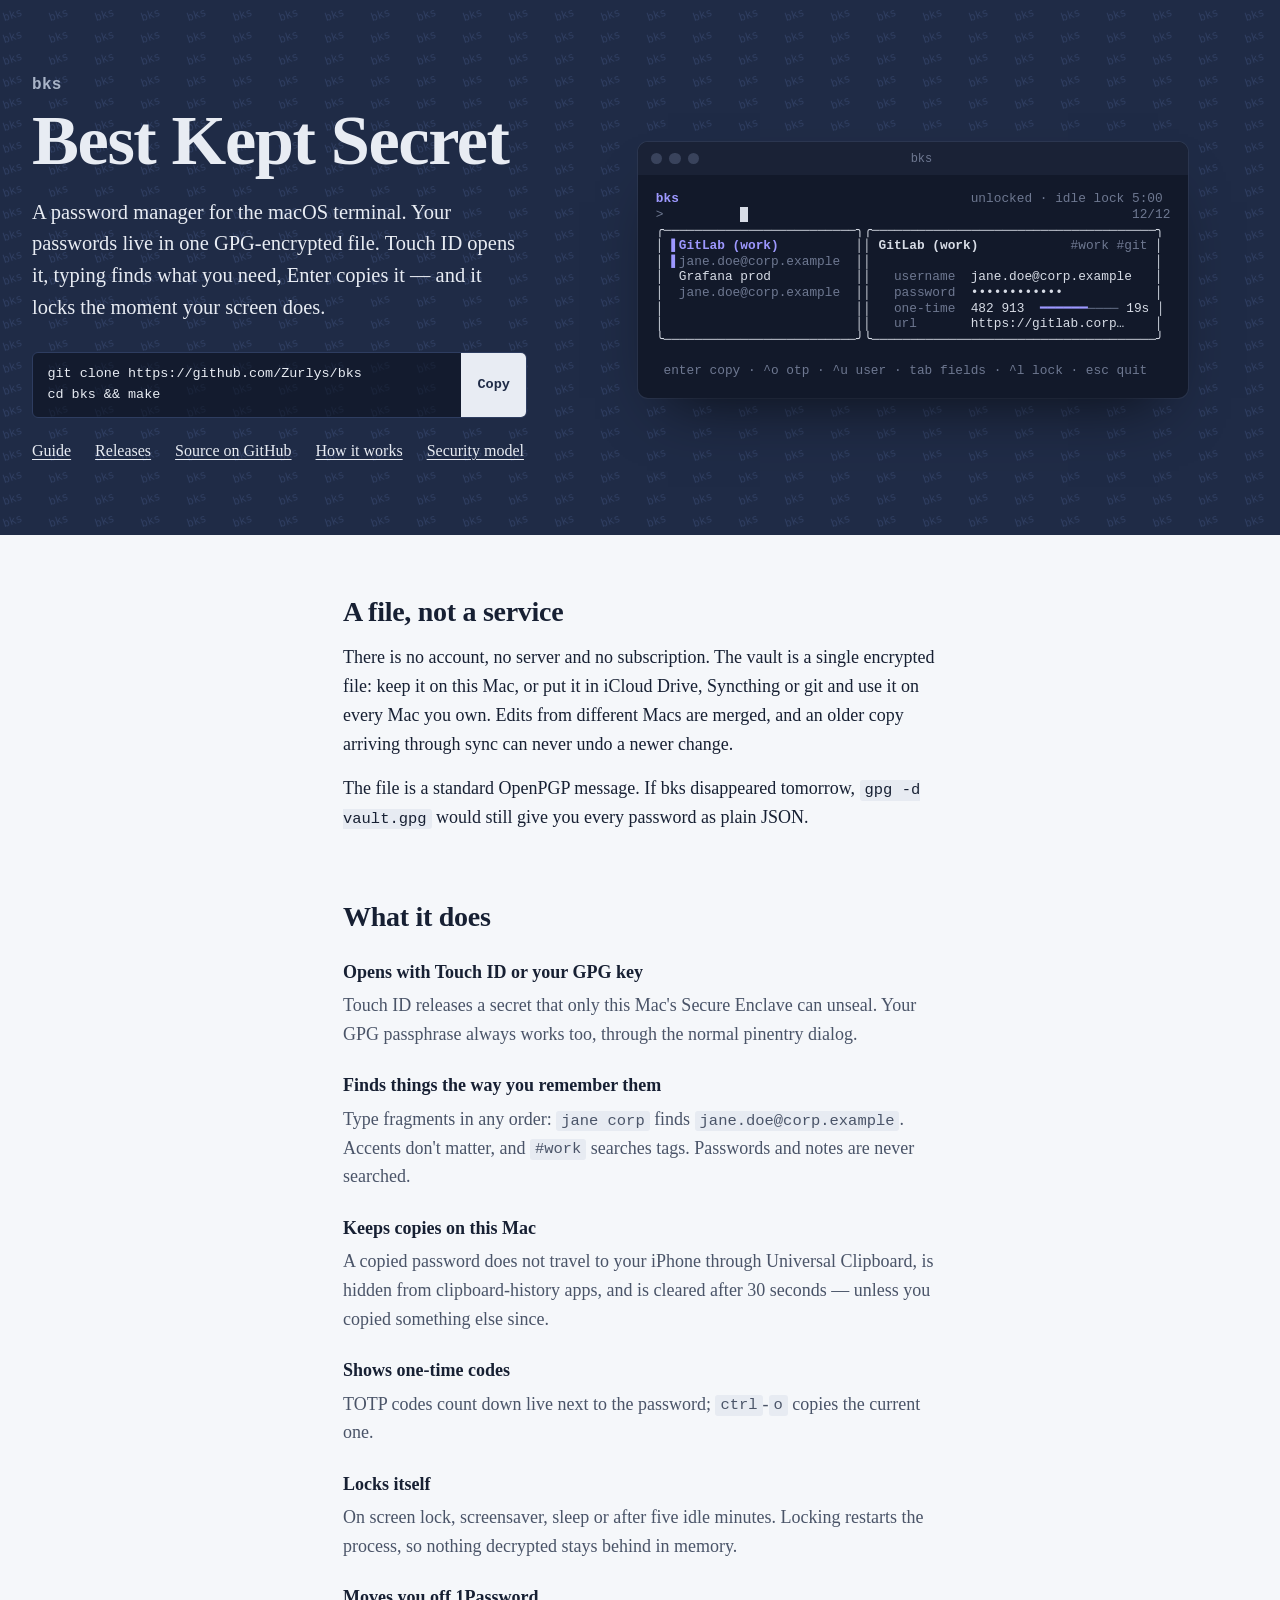
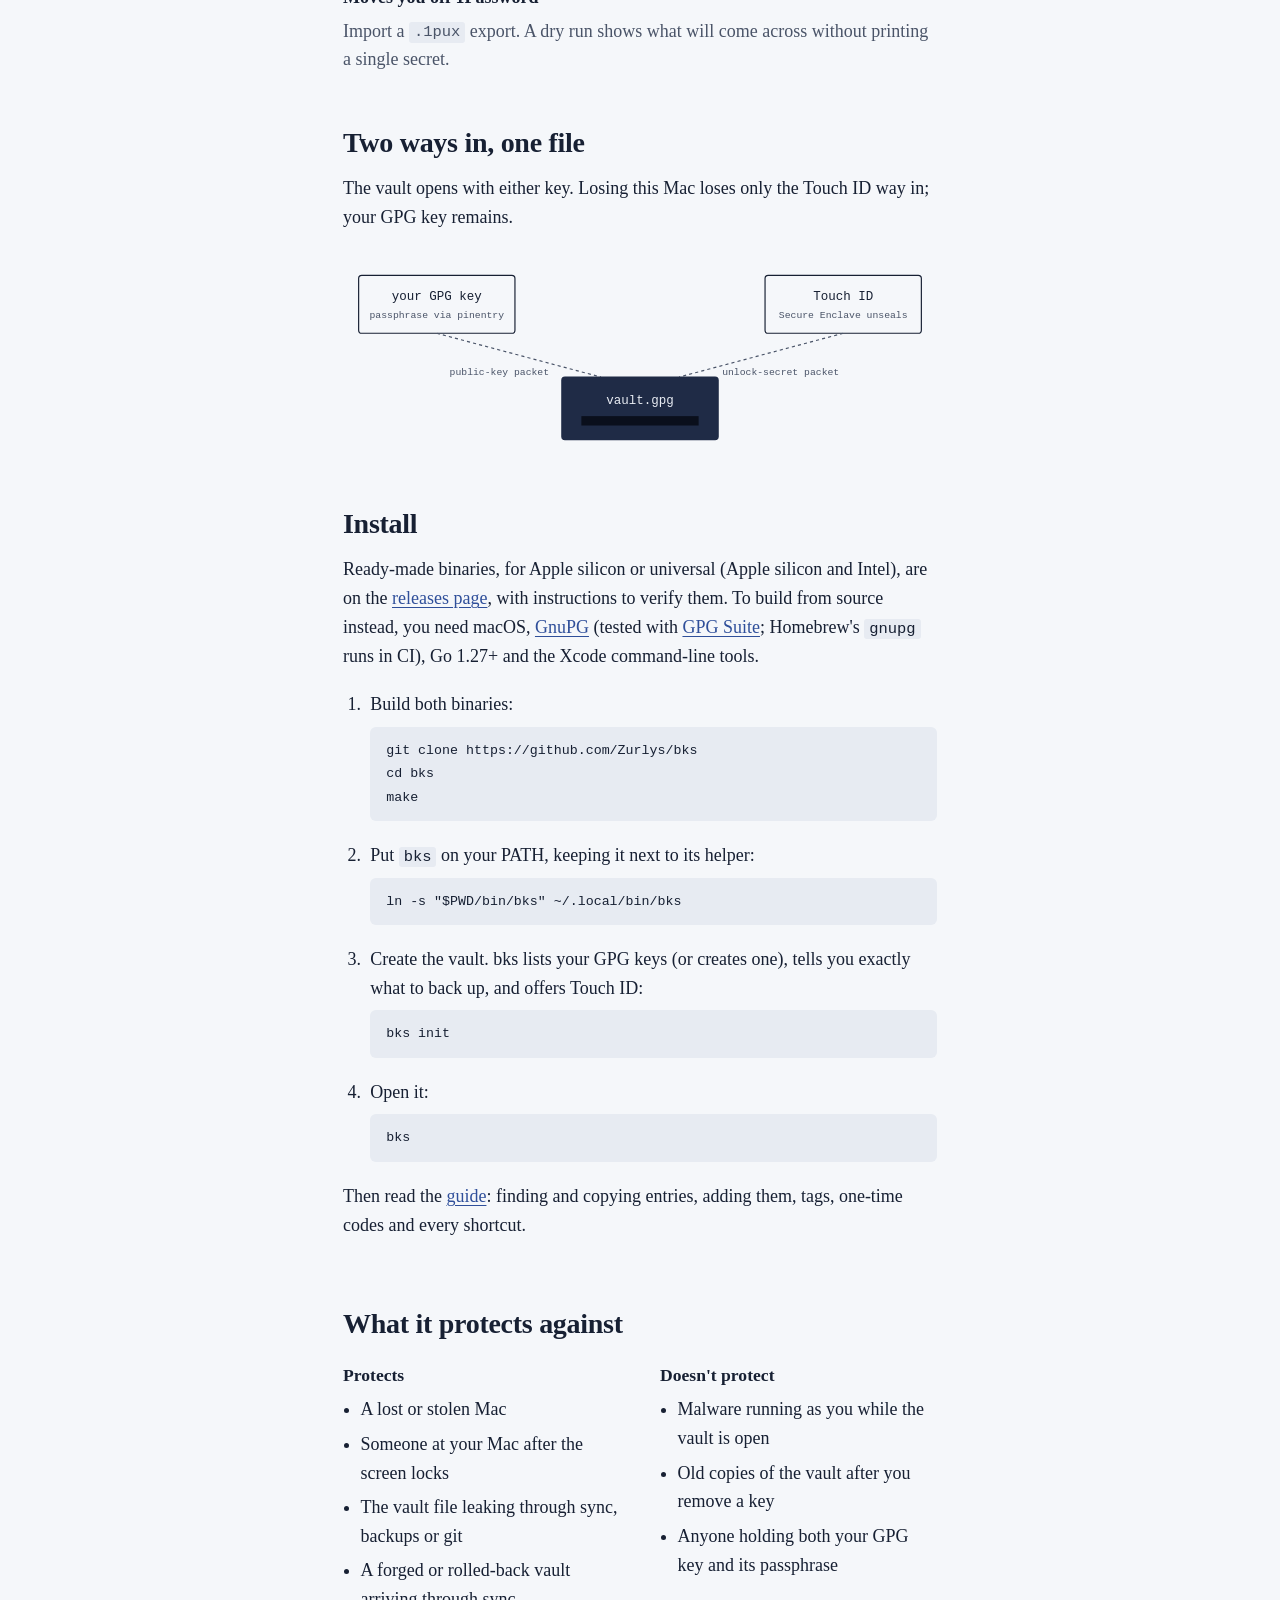
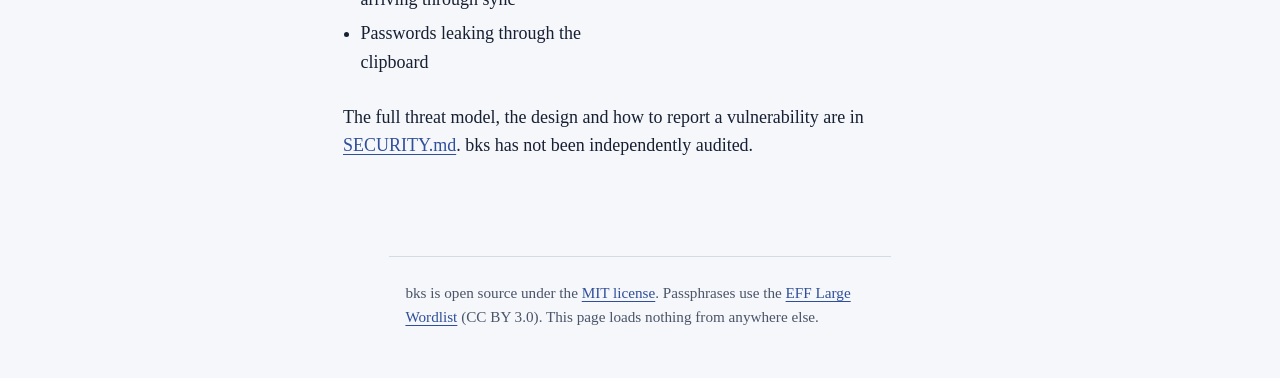
<file: docs/index.html>
<!doctype html>
<html lang="en">
<head>
  <meta charset="utf-8">
  <meta name="viewport" content="width=device-width, initial-scale=1">
  <meta http-equiv="Content-Security-Policy" content="default-src 'none'; style-src 'self'; script-src 'self'; img-src 'self' data:; base-uri 'none'; form-action 'none'">
  <meta name="referrer" content="no-referrer">
  <title>bks — Best Kept Secret</title>
  <meta name="description" content="A password manager for the macOS terminal: one GPG-encrypted file, Touch ID, fuzzy search, and it locks when your screen locks.">
  <meta name="color-scheme" content="light dark">
  <link rel="stylesheet" href="style.css?v=33e7b9f733">
  <link rel="icon" href="data:image/svg+xml,%3Csvg xmlns='http://www.w3.org/2000/svg' viewBox='0 0 32 32'%3E%3Crect width='32' height='32' rx='6' fill='%231F2B46'/%3E%3Crect x='6' y='14' width='20' height='5' fill='%23F5F7FA'/%3E%3C/svg%3E">
  <script src="demo.js?v=a109d52731" defer></script>
</head>
<body>

<header class="hero">
  <div class="hero-inner">
    <div class="hero-text">
      <p class="wordmark">bks</p>
      <h1>Best Kept Secret</h1>
      <p class="deck">A password manager for the macOS terminal. Your passwords live in one GPG-encrypted file. Touch&nbsp;ID opens it, typing finds what you need, Enter copies it — and it locks the moment your screen does.</p>
      <div class="install">
        <pre>git clone https://github.com/Zurlys/bks
cd bks &amp;&amp; make</pre>
        <button type="button" class="copy" data-text="git clone https://github.com/Zurlys/bks &amp;&amp; cd bks &amp;&amp; make">Copy</button>
      </div>
      <nav class="hero-links" aria-label="Project">
        <a href="guide.html">Guide</a>
        <a href="https://github.com/Zurlys/bks/releases">Releases</a>
        <a href="https://github.com/Zurlys/bks">Source on GitHub</a>
        <a href="https://github.com/Zurlys/bks/blob/main/DESIGN.md">How it works</a>
        <a href="https://github.com/Zurlys/bks/blob/main/SECURITY.md">Security model</a>
      </nav>
    </div>

    <figure class="terminal" aria-label="The bks terminal interface: a search for 'jane corp' narrows the list to two entries, Enter copies the password, and the status line confirms the copy stays on this Mac.">
      <div class="term-bar" aria-hidden="true"><span></span><span></span><span></span><b>bks</b></div>
<pre id="tui" aria-hidden="true"><span class="hl">bks</span>                                      <span class="dim">unlocked · idle lock 5:00</span>
<span class="dim">&gt;</span> <span id="q">jane corp</span><span class="cursor"> </span>                                                  <span class="dim" id="count">2/12</span>
╭─────────────────────────╮╭─────────────────────────────────────╮
│ <span class="sel">▌GitLab (work)</span>          ││ <b>GitLab (work)</b>            <span class="dim">#work #git</span> │
│ <span class="sel">▌</span><span class="dim">jane.doe@corp.example</span>  ││                                     │
│  Grafana prod           ││   <span class="dim">username</span>  jane.doe@corp.example   │
│  <span class="dim">jane.doe@corp.example</span>  ││   <span class="dim">password</span>  ••••••••••••            │
│                         ││   <span class="dim">one-time</span>  <span id="otp">482 913</span>  <span id="bar"><span class="bar-on">━━━━━━</span><span class="dim">────</span></span> <span id="secs">19s</span> │
│                         ││   <span class="dim">url</span>       https://gitlab.corp…    │
╰─────────────────────────╯╰─────────────────────────────────────╯
 <span class="ok" id="status">✓ password copied (this Mac only) · clipboard clears in 30s</span>
 <span class="dim">enter copy · ^o otp · ^u user · tab fields · ^l lock · esc quit</span></pre>
    </figure>
  </div>
</header>

<main>
  <section>
    <h2>A file, not a service</h2>
    <p>There is no account, no server and no subscription. The vault is a single encrypted file: keep it on this Mac, or put it in iCloud Drive, Syncthing or git and use it on every Mac you own. Edits from different Macs are merged, and an older copy arriving through sync can never undo a newer change.</p>
    <p>The file is a standard OpenPGP message. If bks disappeared tomorrow, <code>gpg -d vault.gpg</code> would still give you every password as plain JSON.</p>
  </section>

  <section>
    <h2>What it does</h2>
    <dl class="features">
      <dt>Opens with Touch ID or your GPG key</dt>
      <dd>Touch ID releases a secret that only this Mac's Secure Enclave can unseal. Your GPG passphrase always works too, through the normal pinentry dialog.</dd>

      <dt>Finds things the way you remember them</dt>
      <dd>Type fragments in any order: <code>jane corp</code> finds <code>jane.doe@corp.example</code>. Accents don't matter, and <code>#work</code> searches tags. Passwords and notes are never searched.</dd>

      <dt>Keeps copies on this Mac</dt>
      <dd>A copied password does not travel to your iPhone through Universal Clipboard, is hidden from clipboard-history apps, and is cleared after 30 seconds — unless you copied something else since.</dd>

      <dt>Shows one-time codes</dt>
      <dd>TOTP codes count down live next to the password; <kbd>ctrl</kbd>-<kbd>o</kbd> copies the current one.</dd>

      <dt>Locks itself</dt>
      <dd>On screen lock, screensaver, sleep or after five idle minutes. Locking restarts the process, so nothing decrypted stays behind in memory.</dd>

      <dt>Moves you off 1Password</dt>
      <dd>Import a <code>.1pux</code> export. A dry run shows what will come across without printing a single secret.</dd>
    </dl>
  </section>

  <section>
    <h2>Two ways in, one file</h2>
    <p>The vault opens with either key. Losing this Mac loses only the Touch ID way in; your GPG key remains.</p>
    <svg class="doors doors-wide" viewBox="0 0 760 250" role="img" aria-labelledby="dw-title dw-desc">
      <title id="dw-title">How the vault opens</title>
      <desc id="dw-desc">vault.gpg holds the JSON vault. Your GPG key opens it through its public-key packet; Touch ID lets the Secure Enclave unseal the unlock secret, which opens its other packet.</desc>
      <g class="door">
        <rect x="20" y="30" width="200" height="74" rx="4"/>
        <text x="120" y="62">your GPG key</text>
        <text x="120" y="84" class="small">passphrase via pinentry</text>
      </g>
      <g class="door">
        <rect x="540" y="30" width="200" height="74" rx="4"/>
        <text x="640" y="62">Touch ID</text>
        <text x="640" y="84" class="small">Secure Enclave unseals</text>
      </g>
      <path class="link" d="M120 104 L330 160"/>
      <path class="link" d="M640 104 L430 160"/>
      <text x="200" y="158" class="small" text-anchor="end">public-key packet</text>
      <text x="560" y="158" class="small" text-anchor="start">unlock-secret packet</text>
      <g class="vault">
        <rect x="280" y="160" width="200" height="80" rx="4"/>
        <text x="380" y="194">vault.gpg</text>
        <rect x="305" y="210" width="150" height="12" class="redact"/>
      </g>
    </svg>
    <svg class="doors doors-tall" viewBox="0 0 320 420" role="img" aria-labelledby="dt-title dt-desc">
      <title id="dt-title">How the vault opens</title>
      <desc id="dt-desc">vault.gpg holds the JSON vault. Your GPG key opens it through its public-key packet; Touch ID lets the Secure Enclave unseal the unlock secret, which opens its other packet.</desc>
      <g class="door">
        <rect x="10" y="10" width="140" height="70" rx="4"/>
        <text x="80" y="40">GPG key</text>
        <text x="80" y="62" class="small">via pinentry</text>
      </g>
      <g class="door">
        <rect x="170" y="10" width="140" height="70" rx="4"/>
        <text x="240" y="40">Touch ID</text>
        <text x="240" y="62" class="small">Secure Enclave</text>
      </g>
      <path class="link" d="M80 80 L80 200 L130 300"/>
      <path class="link" d="M240 80 L240 200 L190 300"/>
      <text x="70" y="165" class="small" text-anchor="end" transform="rotate(-90 70 165)">public-key packet</text>
      <text x="256" y="175" class="small" text-anchor="middle" transform="rotate(90 256 175)">unlock-secret packet</text>
      <g class="vault">
        <rect x="60" y="300" width="200" height="90" rx="4"/>
        <text x="160" y="336">vault.gpg</text>
        <rect x="85" y="354" width="150" height="12" class="redact"/>
      </g>
    </svg>
  </section>

  <section>
    <h2>Install</h2>
    <p>Ready-made binaries, for Apple silicon or universal (Apple silicon and Intel), are on the <a href="https://github.com/Zurlys/bks/releases">releases page</a>, with instructions to verify them. To build from source instead, you need macOS, <a href="https://gnupg.org">GnuPG</a> (tested with <a href="https://gpgtools.org">GPG Suite</a>; Homebrew's <code>gnupg</code> runs in CI), Go 1.27+ and the Xcode command-line tools.</p>
    <ol class="steps">
      <li><p>Build both binaries:</p><pre><code>git clone https://github.com/Zurlys/bks
cd bks
make</code></pre></li>
      <li><p>Put <code>bks</code> on your PATH, keeping it next to its helper:</p><pre><code>ln -s "$PWD/bin/bks" ~/.local/bin/bks</code></pre></li>
      <li><p>Create the vault. bks lists your GPG keys (or creates one), tells you exactly what to back up, and offers Touch ID:</p><pre><code>bks init</code></pre></li>
      <li><p>Open it:</p><pre><code>bks</code></pre></li>
    </ol>
    <p>Then read the <a href="guide.html">guide</a>: finding and copying entries, adding them, tags, one-time codes and every shortcut.</p>
  </section>

  <section>
    <h2>What it protects against</h2>
    <div class="threats">
      <div>
        <h3>Protects</h3>
        <ul>
          <li>A lost or stolen Mac</li>
          <li>Someone at your Mac after the screen locks</li>
          <li>The vault file leaking through sync, backups or git</li>
          <li>A forged or rolled-back vault arriving through sync</li>
          <li>Passwords leaking through the clipboard</li>
        </ul>
      </div>
      <div>
        <h3>Doesn't protect</h3>
        <ul>
          <li>Malware running as you while the vault is open</li>
          <li>Old copies of the vault after you remove a key</li>
          <li>Anyone holding both your GPG key and its passphrase</li>
        </ul>
      </div>
    </div>
    <p>The full threat model, the design and how to report a vulnerability are in <a href="https://github.com/Zurlys/bks/blob/main/SECURITY.md">SECURITY.md</a>. bks has not been independently audited.</p>
  </section>
</main>

<footer>
  <p>bks is open source under the <a href="https://github.com/Zurlys/bks/blob/main/LICENSE">MIT license</a>. Passphrases use the <a href="https://www.eff.org/dice">EFF Large Wordlist</a> (CC BY 3.0). This page loads nothing from anywhere else.</p>
</footer>

</body>
</html>
</file>
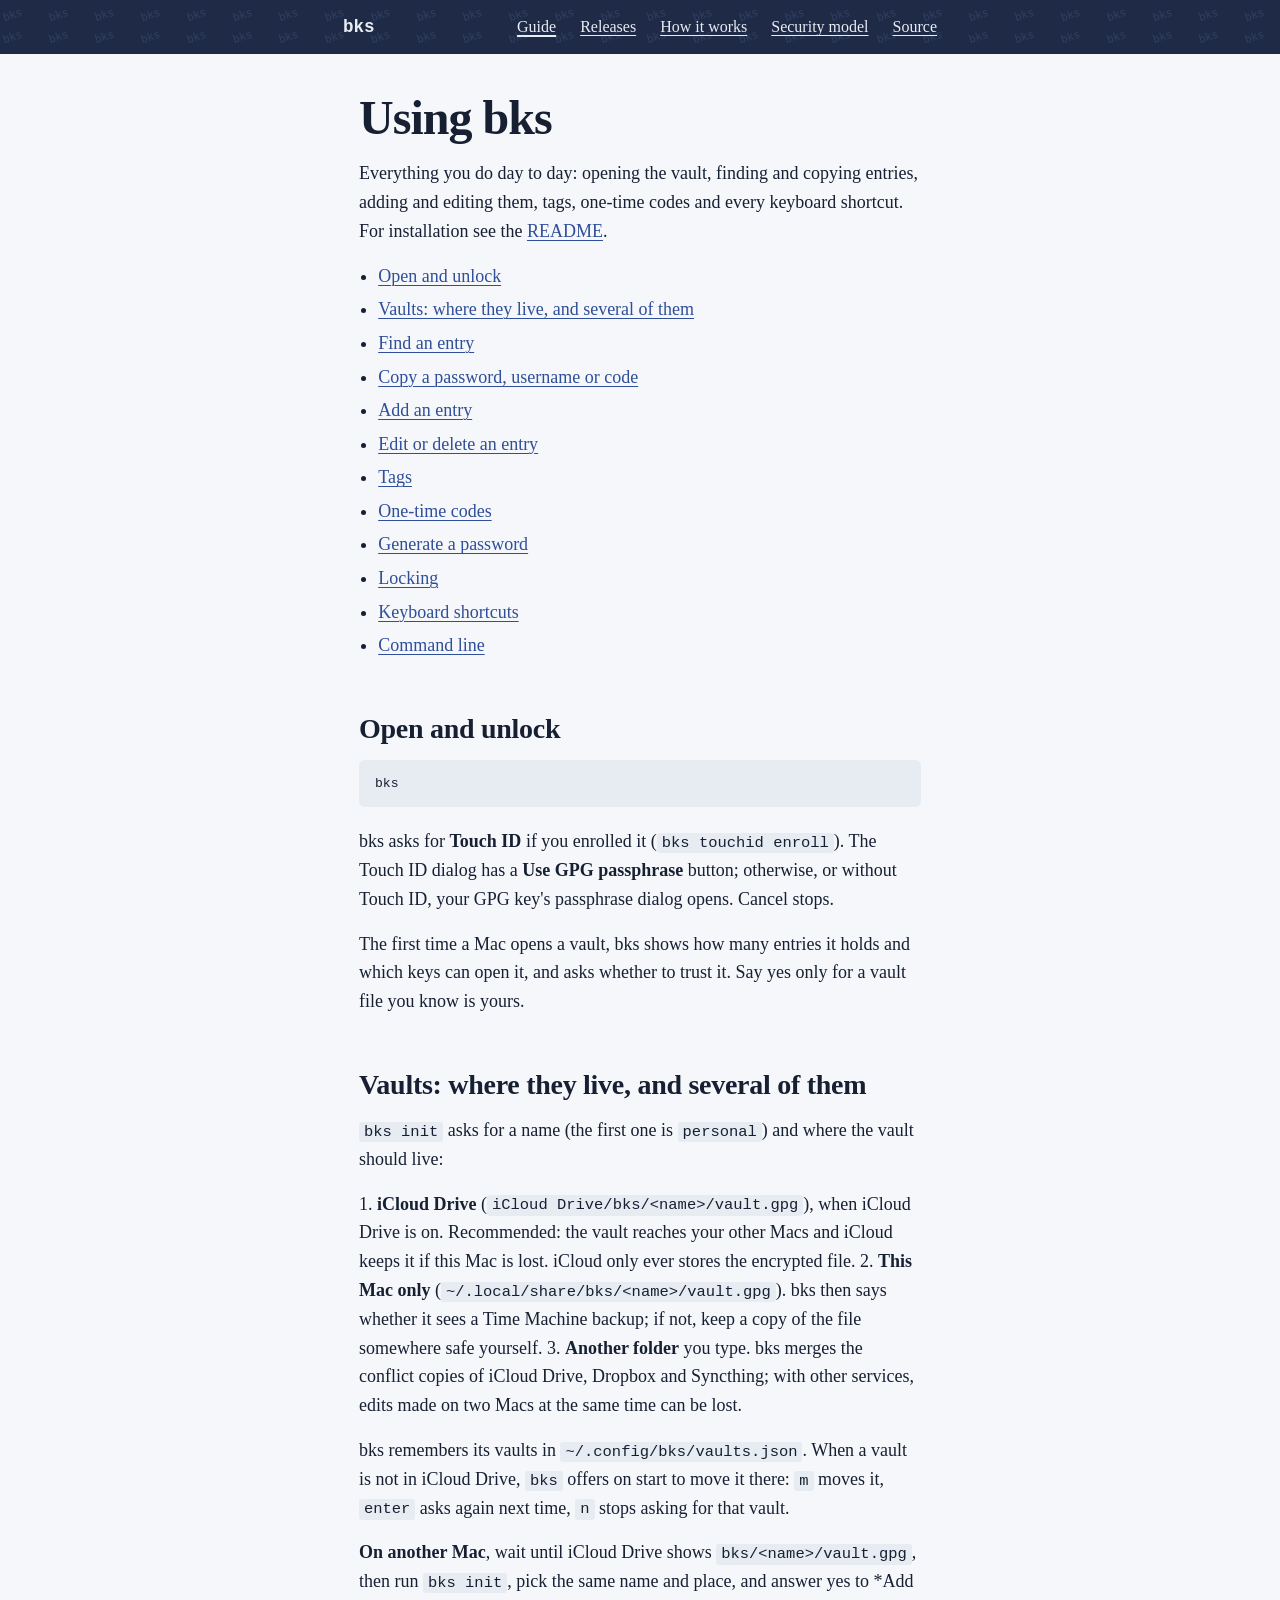
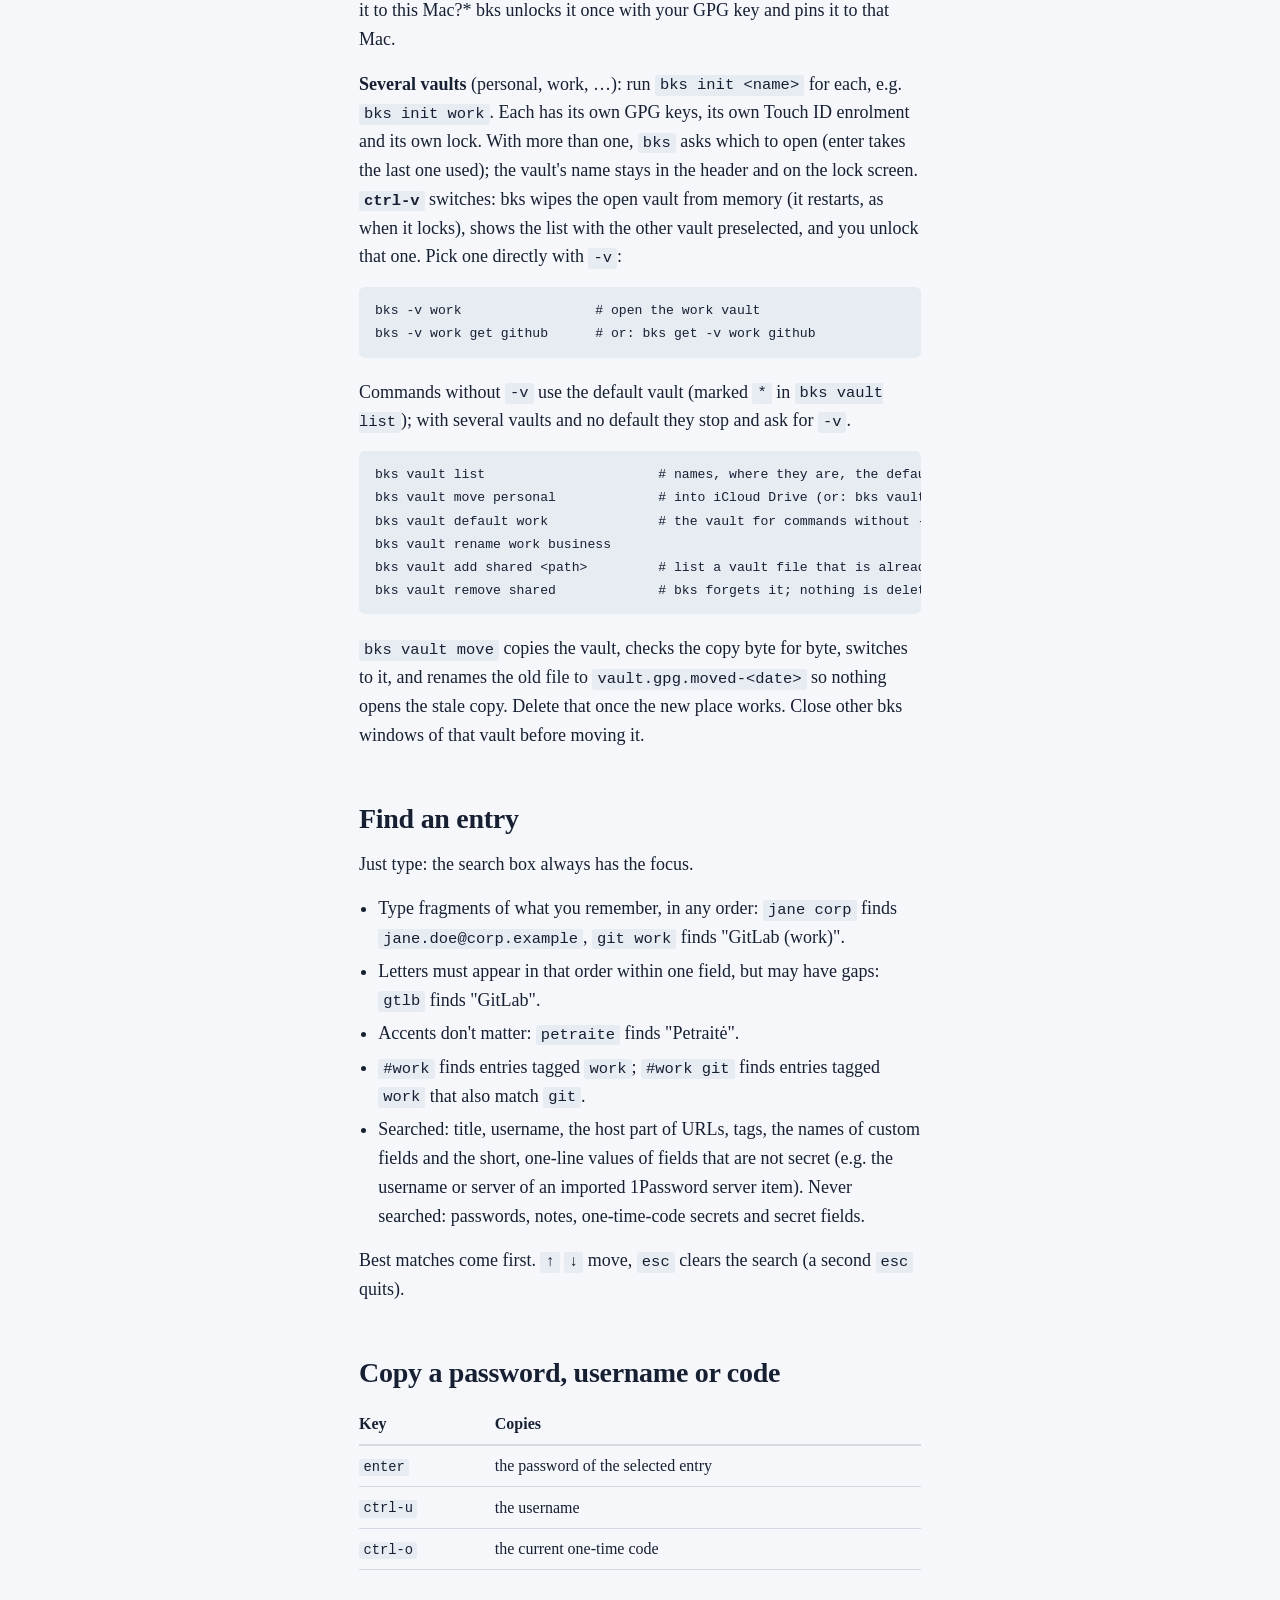
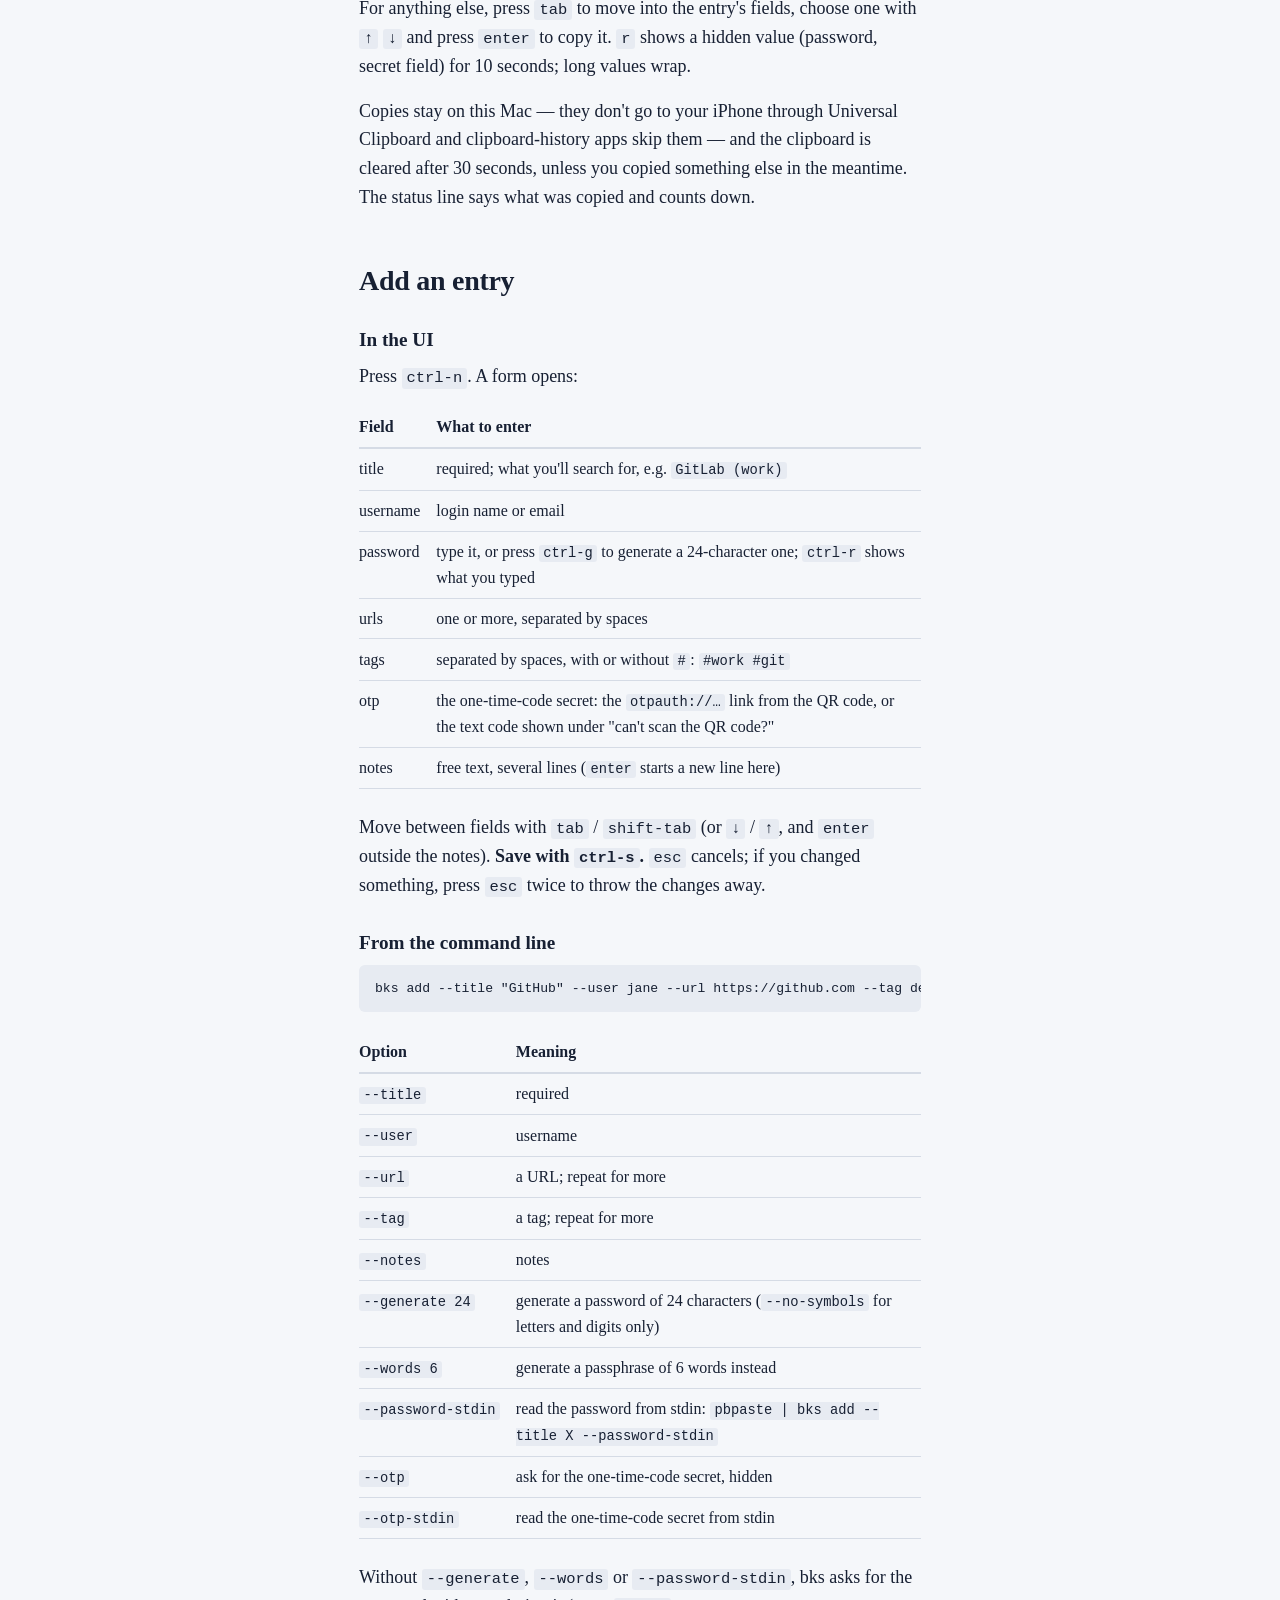
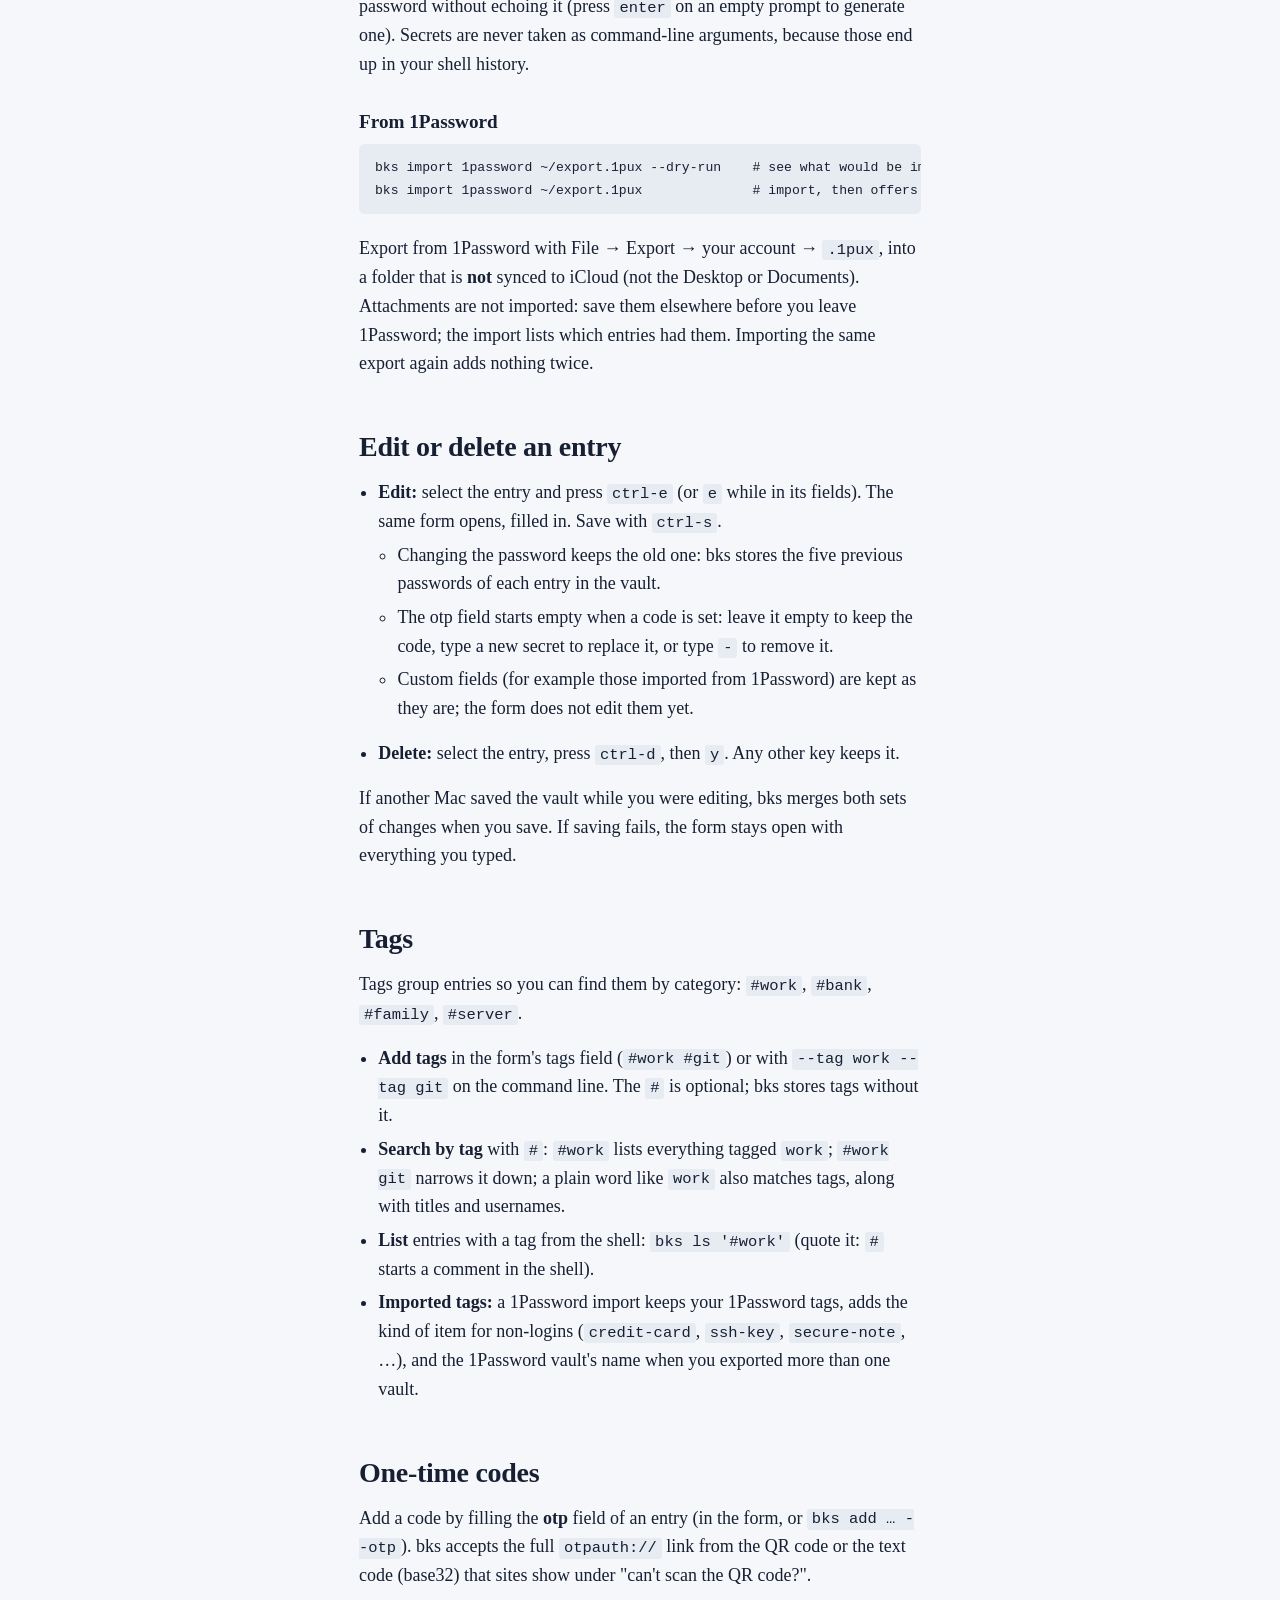
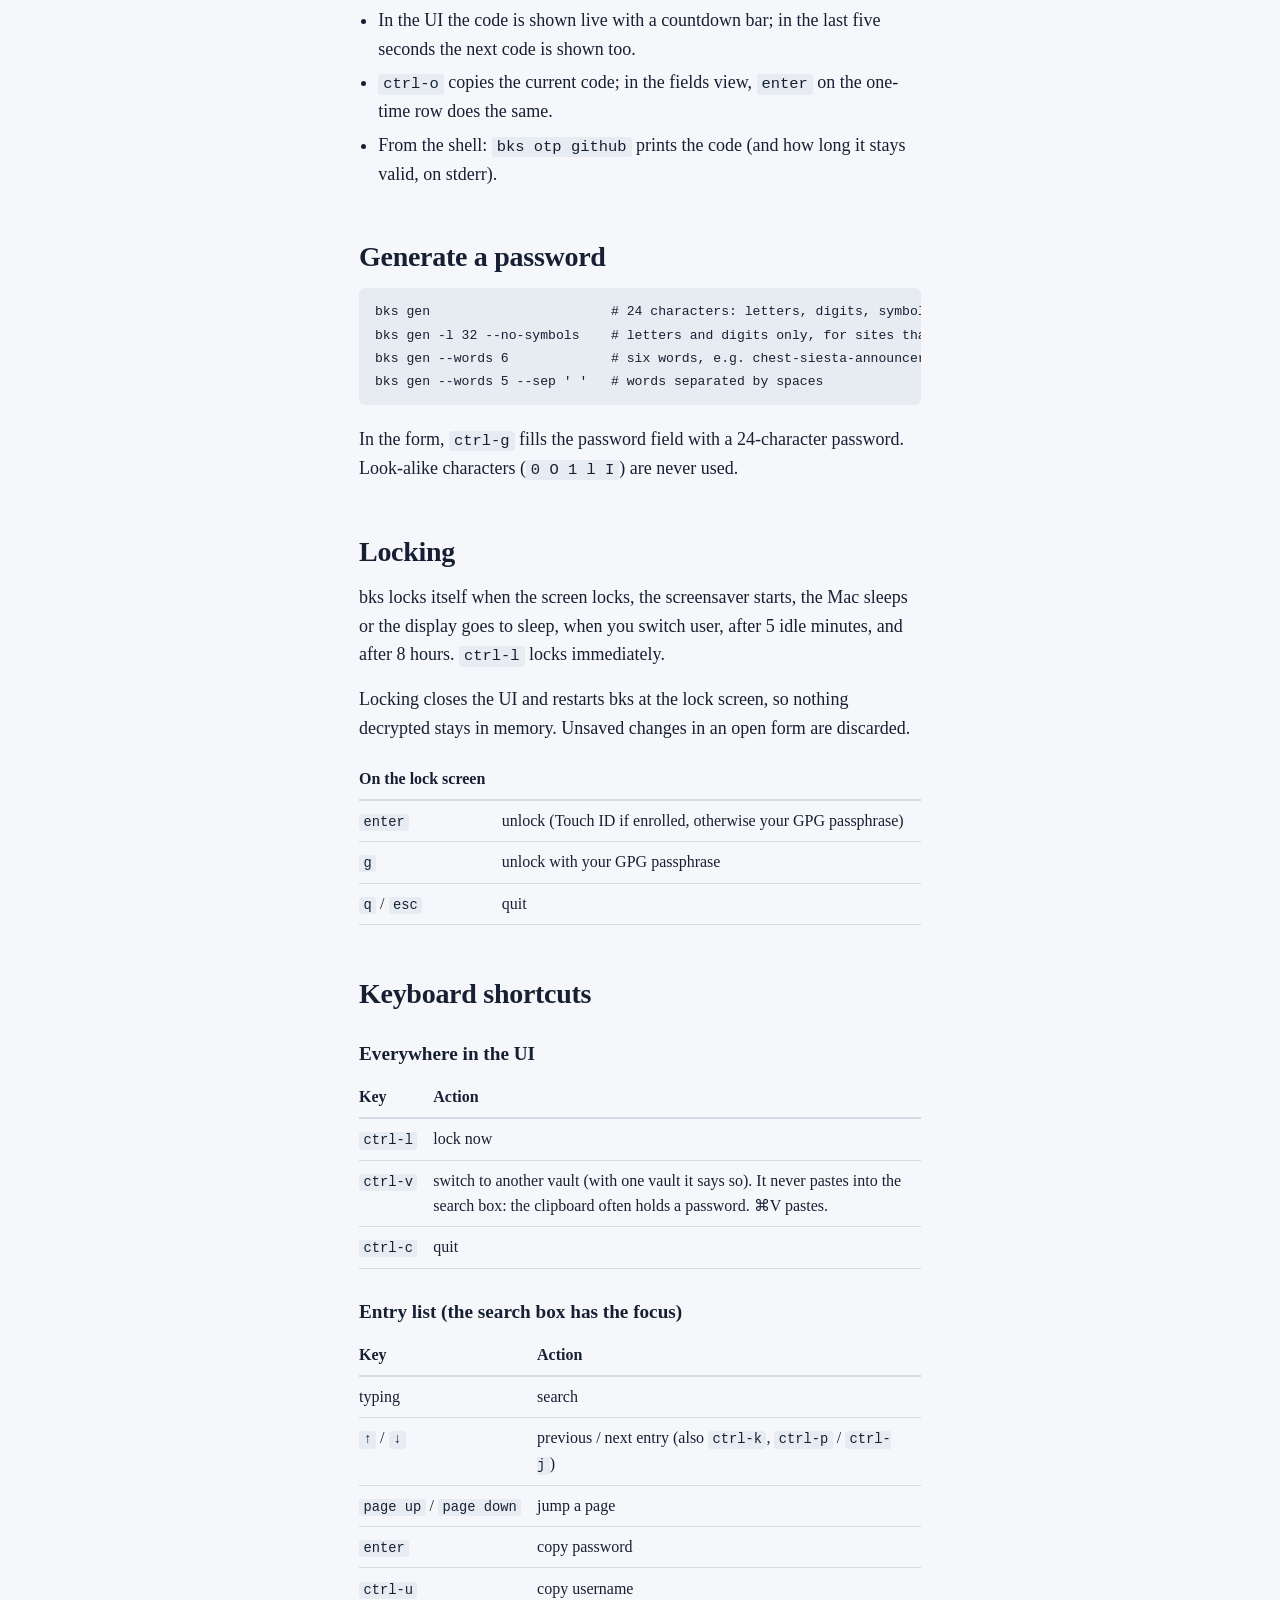
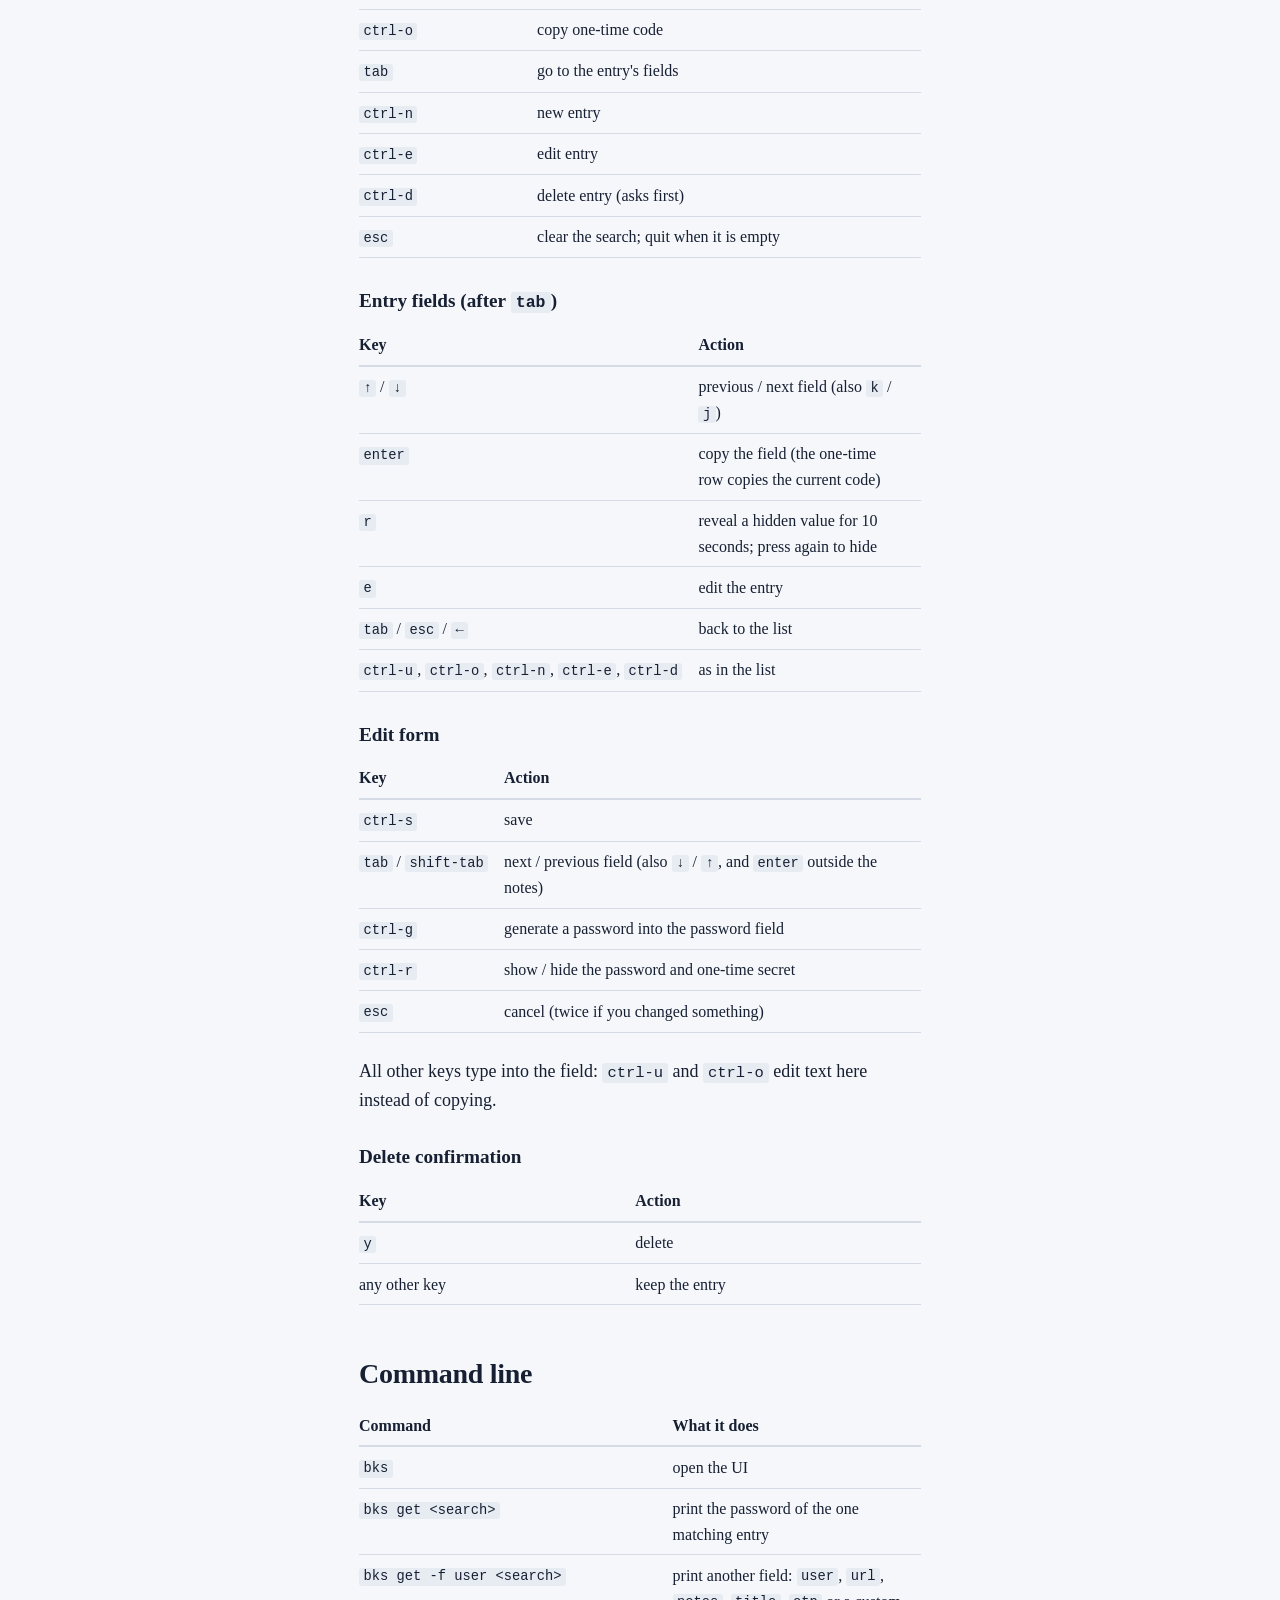
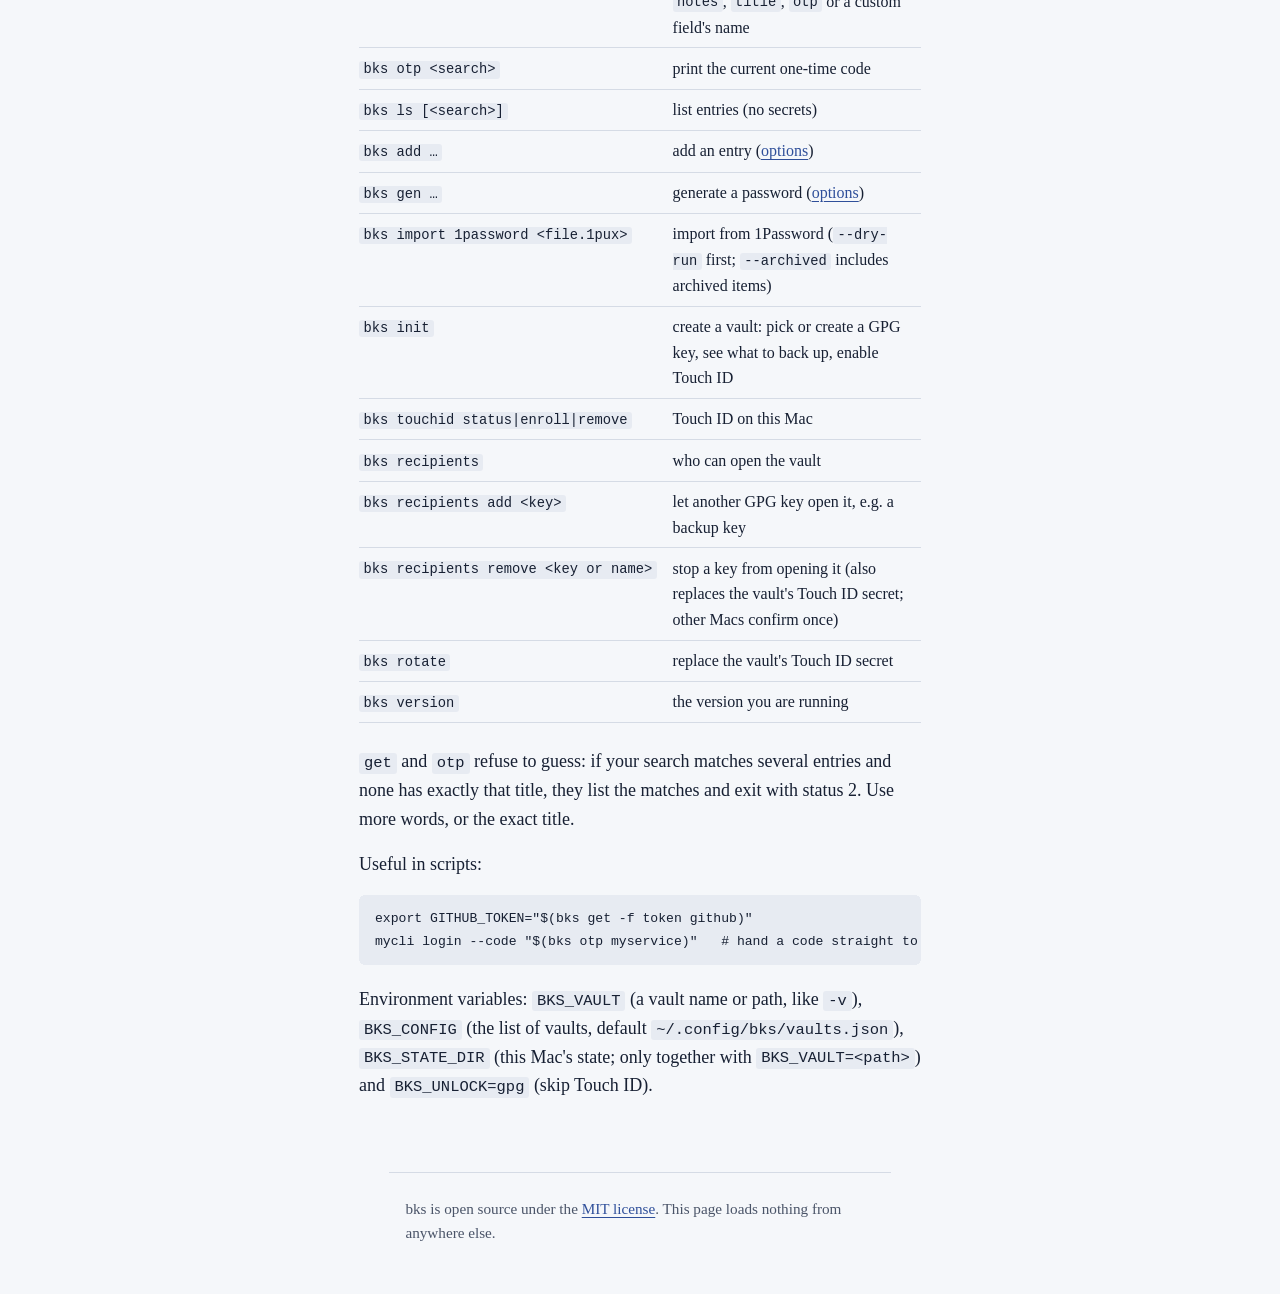
<file: docs/guide.html>
<!doctype html>
<html lang="en">
<head>
  <meta charset="utf-8">
  <meta name="viewport" content="width=device-width, initial-scale=1">
  <meta http-equiv="Content-Security-Policy" content="default-src 'none'; style-src 'self'; img-src 'self' data:; base-uri 'none'; form-action 'none'">
  <meta name="referrer" content="no-referrer">
  <title>Using bks — bks</title>
  <meta name="description" content="How to use bks: finding and copying entries, adding and editing them, tags, one-time codes and every keyboard shortcut.">
  <meta name="color-scheme" content="light dark">
  <link rel="stylesheet" href="style.css?v=33e7b9f733">
  <link rel="icon" href="data:image/svg+xml,%3Csvg xmlns='http://www.w3.org/2000/svg' viewBox='0 0 32 32'%3E%3Crect width='32' height='32' rx='6' fill='%231F2B46'/%3E%3Crect x='6' y='14' width='20' height='5' fill='%23F5F7FA'/%3E%3C/svg%3E">
</head>
<body>
<header class="band">
  <nav class="band-inner" aria-label="Site">
    <a class="home" href="./">bks</a>
    <a href="guide.html" aria-current="page">Guide</a>
    <a href="https://github.com/Zurlys/bks/releases">Releases</a>
    <a href="https://github.com/Zurlys/bks/blob/main/DESIGN.md">How it works</a>
    <a href="https://github.com/Zurlys/bks/blob/main/SECURITY.md">Security model</a>
    <a href="https://github.com/Zurlys/bks">Source</a>
  </nav>
</header>
<main class="guide">
<!-- generated from GUIDE.md by docs/build-guide.py: edit GUIDE.md, then run make site -->
<h1>Using bks</h1>
<p>Everything you do day to day: opening the vault, finding and copying entries, adding and editing them, tags, one-time codes and every keyboard shortcut. For installation see the <a href="https://github.com/Zurlys/bks/blob/main/README.md">README</a>.</p>
<ul><li><a href="#open-and-unlock">Open and unlock</a></li><li><a href="#vaults-where-they-live-and-several-of-them">Vaults: where they live, and several of them</a></li><li><a href="#find-an-entry">Find an entry</a></li><li><a href="#copy-a-password-username-or-code">Copy a password, username or code</a></li><li><a href="#add-an-entry">Add an entry</a></li><li><a href="#edit-or-delete-an-entry">Edit or delete an entry</a></li><li><a href="#tags">Tags</a></li><li><a href="#one-time-codes">One-time codes</a></li><li><a href="#generate-a-password">Generate a password</a></li><li><a href="#locking">Locking</a></li><li><a href="#keyboard-shortcuts">Keyboard shortcuts</a></li><li><a href="#command-line">Command line</a></li></ul>
<h2 id="open-and-unlock">Open and unlock</h2>
<pre><code>bks</code></pre>
<p>bks asks for <strong>Touch ID</strong> if you enrolled it (<code>bks touchid enroll</code>). The Touch ID dialog has a <strong>Use GPG passphrase</strong> button; otherwise, or without Touch ID, your GPG key's passphrase dialog opens. Cancel stops.</p>
<p>The first time a Mac opens a vault, bks shows how many entries it holds and which keys can open it, and asks whether to trust it. Say yes only for a vault file you know is yours.</p>
<h2 id="vaults-where-they-live-and-several-of-them">Vaults: where they live, and several of them</h2>
<p><code>bks init</code> asks for a name (the first one is <code>personal</code>) and where the vault should live:</p>
<p>1. <strong>iCloud Drive</strong> (<code>iCloud Drive/bks/&lt;name&gt;/vault.gpg</code>), when iCloud Drive is on. Recommended: the vault reaches your other Macs and iCloud keeps it if this Mac is lost. iCloud only ever stores the encrypted file. 2. <strong>This Mac only</strong> (<code>~/.local/share/bks/&lt;name&gt;/vault.gpg</code>). bks then says whether it sees a Time Machine backup; if not, keep a copy of the file somewhere safe yourself. 3. <strong>Another folder</strong> you type. bks merges the conflict copies of iCloud Drive, Dropbox and Syncthing; with other services, edits made on two Macs at the same time can be lost.</p>
<p>bks remembers its vaults in <code>~/.config/bks/vaults.json</code>. When a vault is not in iCloud Drive, <code>bks</code> offers on start to move it there: <code>m</code> moves it, <code>enter</code> asks again next time, <code>n</code> stops asking for that vault.</p>
<p><strong>On another Mac</strong>, wait until iCloud Drive shows <code>bks/&lt;name&gt;/vault.gpg</code>, then run <code>bks init</code>, pick the same name and place, and answer yes to *Add it to this Mac?* bks unlocks it once with your GPG key and pins it to that Mac.</p>
<p><strong>Several vaults</strong> (personal, work, …): run <code>bks init &lt;name&gt;</code> for each, e.g. <code>bks init work</code>. Each has its own GPG keys, its own Touch ID enrolment and its own lock. With more than one, <code>bks</code> asks which to open (enter takes the last one used); the vault's name stays in the header and on the lock screen. <strong><code>ctrl-v</code></strong> switches: bks wipes the open vault from memory (it restarts, as when it locks), shows the list with the other vault preselected, and you unlock that one. Pick one directly with <code>-v</code>:</p>
<pre><code>bks -v work                 # open the work vault
bks -v work get github      # or: bks get -v work github</code></pre>
<p>Commands without <code>-v</code> use the default vault (marked <code>*</code> in <code>bks vault list</code>); with several vaults and no default they stop and ask for <code>-v</code>.</p>
<pre><code>bks vault list                      # names, where they are, the default
bks vault move personal             # into iCloud Drive (or: bks vault move personal &lt;path&gt;)
bks vault default work              # the vault for commands without -v
bks vault rename work business
bks vault add shared &lt;path&gt;         # list a vault file that is already there
bks vault remove shared             # bks forgets it; nothing is deleted</code></pre>
<p><code>bks vault move</code> copies the vault, checks the copy byte for byte, switches to it, and renames the old file to <code>vault.gpg.moved-&lt;date&gt;</code> so nothing opens the stale copy. Delete that once the new place works. Close other bks windows of that vault before moving it.</p>
<h2 id="find-an-entry">Find an entry</h2>
<p>Just type: the search box always has the focus.</p>
<ul><li>Type fragments of what you remember, in any order: <code>jane corp</code> finds <code>jane.doe@corp.example</code>, <code>git work</code> finds "GitLab (work)".</li><li>Letters must appear in that order within one field, but may have gaps: <code>gtlb</code> finds "GitLab".</li><li>Accents don't matter: <code>petraite</code> finds "Petraitė".</li><li><code>#work</code> finds entries tagged <code>work</code>; <code>#work git</code> finds entries tagged <code>work</code> that also match <code>git</code>.</li><li>Searched: title, username, the host part of URLs, tags, the names of custom fields and the short, one-line values of fields that are not secret (e.g. the username or server of an imported 1Password server item). Never searched: passwords, notes, one-time-code secrets and secret fields.</li></ul>
<p>Best matches come first. <code>↑</code> <code>↓</code> move, <code>esc</code> clears the search (a second <code>esc</code> quits).</p>
<h2 id="copy-a-password-username-or-code">Copy a password, username or code</h2>
<div class="table"><table><thead><tr><th>Key</th><th>Copies</th></tr></thead><tbody><tr><td><code>enter</code></td><td>the password of the selected entry</td></tr><tr><td><code>ctrl-u</code></td><td>the username</td></tr><tr><td><code>ctrl-o</code></td><td>the current one-time code</td></tr></tbody></table></div>
<p>For anything else, press <code>tab</code> to move into the entry's fields, choose one with <code>↑</code> <code>↓</code> and press <code>enter</code> to copy it. <code>r</code> shows a hidden value (password, secret field) for 10 seconds; long values wrap.</p>
<p>Copies stay on this Mac — they don't go to your iPhone through Universal Clipboard and clipboard-history apps skip them — and the clipboard is cleared after 30 seconds, unless you copied something else in the meantime. The status line says what was copied and counts down.</p>
<h2 id="add-an-entry">Add an entry</h2>
<h3 id="in-the-ui">In the UI</h3>
<p>Press <code>ctrl-n</code>. A form opens:</p>
<div class="table"><table><thead><tr><th>Field</th><th>What to enter</th></tr></thead><tbody><tr><td>title</td><td>required; what you'll search for, e.g. <code>GitLab (work)</code></td></tr><tr><td>username</td><td>login name or email</td></tr><tr><td>password</td><td>type it, or press <code>ctrl-g</code> to generate a 24-character one; <code>ctrl-r</code> shows what you typed</td></tr><tr><td>urls</td><td>one or more, separated by spaces</td></tr><tr><td>tags</td><td>separated by spaces, with or without <code>#</code>: <code>#work #git</code></td></tr><tr><td>otp</td><td>the one-time-code secret: the <code>otpauth://…</code> link from the QR code, or the text code shown under "can't scan the QR code?"</td></tr><tr><td>notes</td><td>free text, several lines (<code>enter</code> starts a new line here)</td></tr></tbody></table></div>
<p>Move between fields with <code>tab</code> / <code>shift-tab</code> (or <code>↓</code> / <code>↑</code>, and <code>enter</code> outside the notes). <strong>Save with <code>ctrl-s</code>.</strong> <code>esc</code> cancels; if you changed something, press <code>esc</code> twice to throw the changes away.</p>
<h3 id="from-the-command-line">From the command line</h3>
<pre><code>bks add --title &quot;GitHub&quot; --user jane --url https://github.com --tag dev --tag personal --generate 24</code></pre>
<div class="table"><table><thead><tr><th>Option</th><th>Meaning</th></tr></thead><tbody><tr><td><code>--title</code></td><td>required</td></tr><tr><td><code>--user</code></td><td>username</td></tr><tr><td><code>--url</code></td><td>a URL; repeat for more</td></tr><tr><td><code>--tag</code></td><td>a tag; repeat for more</td></tr><tr><td><code>--notes</code></td><td>notes</td></tr><tr><td><code>--generate 24</code></td><td>generate a password of 24 characters (<code>--no-symbols</code> for letters and digits only)</td></tr><tr><td><code>--words 6</code></td><td>generate a passphrase of 6 words instead</td></tr><tr><td><code>--password-stdin</code></td><td>read the password from stdin: <code>pbpaste | bks add --title X --password-stdin</code></td></tr><tr><td><code>--otp</code></td><td>ask for the one-time-code secret, hidden</td></tr><tr><td><code>--otp-stdin</code></td><td>read the one-time-code secret from stdin</td></tr></tbody></table></div>
<p>Without <code>--generate</code>, <code>--words</code> or <code>--password-stdin</code>, bks asks for the password without echoing it (press <code>enter</code> on an empty prompt to generate one). Secrets are never taken as command-line arguments, because those end up in your shell history.</p>
<h3 id="from-1password">From 1Password</h3>
<pre><code>bks import 1password ~/export.1pux --dry-run    # see what would be imported; shows no secrets
bks import 1password ~/export.1pux              # import, then offers to delete the export</code></pre>
<p>Export from 1Password with File → Export → your account → <code>.1pux</code>, into a folder that is <strong>not</strong> synced to iCloud (not the Desktop or Documents). Attachments are not imported: save them elsewhere before you leave 1Password; the import lists which entries had them. Importing the same export again adds nothing twice.</p>
<h2 id="edit-or-delete-an-entry">Edit or delete an entry</h2>
<ul><li><strong>Edit:</strong> select the entry and press <code>ctrl-e</code> (or <code>e</code> while in its fields). The same form opens, filled in. Save with <code>ctrl-s</code>.</li><ul><li>Changing the password keeps the old one: bks stores the five previous passwords of each entry in the vault.</li><li>The otp field starts empty when a code is set: leave it empty to keep the code, type a new secret to replace it, or type <code>-</code> to remove it.</li><li>Custom fields (for example those imported from 1Password) are kept as they are; the form does not edit them yet.</li></ul><li><strong>Delete:</strong> select the entry, press <code>ctrl-d</code>, then <code>y</code>. Any other key keeps it.</li></ul>
<p>If another Mac saved the vault while you were editing, bks merges both sets of changes when you save. If saving fails, the form stays open with everything you typed.</p>
<h2 id="tags">Tags</h2>
<p>Tags group entries so you can find them by category: <code>#work</code>, <code>#bank</code>, <code>#family</code>, <code>#server</code>.</p>
<ul><li><strong>Add tags</strong> in the form's tags field (<code>#work #git</code>) or with <code>--tag work --tag git</code> on the command line. The <code>#</code> is optional; bks stores tags without it.</li><li><strong>Search by tag</strong> with <code>#</code>: <code>#work</code> lists everything tagged <code>work</code>; <code>#work git</code> narrows it down; a plain word like <code>work</code> also matches tags, along with titles and usernames.</li><li><strong>List</strong> entries with a tag from the shell: <code>bks ls &#x27;#work&#x27;</code> (quote it: <code>#</code> starts a comment in the shell).</li><li><strong>Imported tags:</strong> a 1Password import keeps your 1Password tags, adds the kind of item for non-logins (<code>credit-card</code>, <code>ssh-key</code>, <code>secure-note</code>, …), and the 1Password vault's name when you exported more than one vault.</li></ul>
<h2 id="one-time-codes">One-time codes</h2>
<p>Add a code by filling the <strong>otp</strong> field of an entry (in the form, or <code>bks add … --otp</code>). bks accepts the full <code>otpauth://</code> link from the QR code or the text code (base32) that sites show under "can't scan the QR code?".</p>
<ul><li>In the UI the code is shown live with a countdown bar; in the last five seconds the next code is shown too.</li><li><code>ctrl-o</code> copies the current code; in the fields view, <code>enter</code> on the one-time row does the same.</li><li>From the shell: <code>bks otp github</code> prints the code (and how long it stays valid, on stderr).</li></ul>
<h2 id="generate-a-password">Generate a password</h2>
<pre><code>bks gen                       # 24 characters: letters, digits, symbols (~151 bits)
bks gen -l 32 --no-symbols    # letters and digits only, for sites that reject symbols
bks gen --words 6             # six words, e.g. chest-siesta-announcer-sneeze-speech-barn (~78 bits)
bks gen --words 5 --sep &#x27; &#x27;   # words separated by spaces</code></pre>
<p>In the form, <code>ctrl-g</code> fills the password field with a 24-character password. Look-alike characters (<code>0 O 1 l I</code>) are never used.</p>
<h2 id="locking">Locking</h2>
<p>bks locks itself when the screen locks, the screensaver starts, the Mac sleeps or the display goes to sleep, when you switch user, after 5 idle minutes, and after 8 hours. <code>ctrl-l</code> locks immediately.</p>
<p>Locking closes the UI and restarts bks at the lock screen, so nothing decrypted stays in memory. Unsaved changes in an open form are discarded.</p>
<div class="table"><table><thead><tr><th>On the lock screen</th><th></th></tr></thead><tbody><tr><td><code>enter</code></td><td>unlock (Touch ID if enrolled, otherwise your GPG passphrase)</td></tr><tr><td><code>g</code></td><td>unlock with your GPG passphrase</td></tr><tr><td><code>q</code> / <code>esc</code></td><td>quit</td></tr></tbody></table></div>
<h2 id="keyboard-shortcuts">Keyboard shortcuts</h2>
<h3 id="everywhere-in-the-ui">Everywhere in the UI</h3>
<div class="table"><table><thead><tr><th>Key</th><th>Action</th></tr></thead><tbody><tr><td><code>ctrl-l</code></td><td>lock now</td></tr><tr><td><code>ctrl-v</code></td><td>switch to another vault (with one vault it says so). It never pastes into the search box: the clipboard often holds a password. ⌘V pastes.</td></tr><tr><td><code>ctrl-c</code></td><td>quit</td></tr></tbody></table></div>
<h3 id="entry-list-the-search-box-has-the-focus">Entry list (the search box has the focus)</h3>
<div class="table"><table><thead><tr><th>Key</th><th>Action</th></tr></thead><tbody><tr><td>typing</td><td>search</td></tr><tr><td><code>↑</code> / <code>↓</code></td><td>previous / next entry (also <code>ctrl-k</code>, <code>ctrl-p</code> / <code>ctrl-j</code>)</td></tr><tr><td><code>page up</code> / <code>page down</code></td><td>jump a page</td></tr><tr><td><code>enter</code></td><td>copy password</td></tr><tr><td><code>ctrl-u</code></td><td>copy username</td></tr><tr><td><code>ctrl-o</code></td><td>copy one-time code</td></tr><tr><td><code>tab</code></td><td>go to the entry's fields</td></tr><tr><td><code>ctrl-n</code></td><td>new entry</td></tr><tr><td><code>ctrl-e</code></td><td>edit entry</td></tr><tr><td><code>ctrl-d</code></td><td>delete entry (asks first)</td></tr><tr><td><code>esc</code></td><td>clear the search; quit when it is empty</td></tr></tbody></table></div>
<h3 id="entry-fields-after-tab">Entry fields (after <code>tab</code>)</h3>
<div class="table"><table><thead><tr><th>Key</th><th>Action</th></tr></thead><tbody><tr><td><code>↑</code> / <code>↓</code></td><td>previous / next field (also <code>k</code> / <code>j</code>)</td></tr><tr><td><code>enter</code></td><td>copy the field (the one-time row copies the current code)</td></tr><tr><td><code>r</code></td><td>reveal a hidden value for 10 seconds; press again to hide</td></tr><tr><td><code>e</code></td><td>edit the entry</td></tr><tr><td><code>tab</code> / <code>esc</code> / <code>←</code></td><td>back to the list</td></tr><tr><td><code>ctrl-u</code>, <code>ctrl-o</code>, <code>ctrl-n</code>, <code>ctrl-e</code>, <code>ctrl-d</code></td><td>as in the list</td></tr></tbody></table></div>
<h3 id="edit-form">Edit form</h3>
<div class="table"><table><thead><tr><th>Key</th><th>Action</th></tr></thead><tbody><tr><td><code>ctrl-s</code></td><td>save</td></tr><tr><td><code>tab</code> / <code>shift-tab</code></td><td>next / previous field (also <code>↓</code> / <code>↑</code>, and <code>enter</code> outside the notes)</td></tr><tr><td><code>ctrl-g</code></td><td>generate a password into the password field</td></tr><tr><td><code>ctrl-r</code></td><td>show / hide the password and one-time secret</td></tr><tr><td><code>esc</code></td><td>cancel (twice if you changed something)</td></tr></tbody></table></div>
<p>All other keys type into the field: <code>ctrl-u</code> and <code>ctrl-o</code> edit text here instead of copying.</p>
<h3 id="delete-confirmation">Delete confirmation</h3>
<div class="table"><table><thead><tr><th>Key</th><th>Action</th></tr></thead><tbody><tr><td><code>y</code></td><td>delete</td></tr><tr><td>any other key</td><td>keep the entry</td></tr></tbody></table></div>
<h2 id="command-line">Command line</h2>
<div class="table"><table><thead><tr><th>Command</th><th>What it does</th></tr></thead><tbody><tr><td><code>bks</code></td><td>open the UI</td></tr><tr><td><code>bks get &lt;search&gt;</code></td><td>print the password of the one matching entry</td></tr><tr><td><code>bks get -f user &lt;search&gt;</code></td><td>print another field: <code>user</code>, <code>url</code>, <code>notes</code>, <code>title</code>, <code>otp</code> or a custom field's name</td></tr><tr><td><code>bks otp &lt;search&gt;</code></td><td>print the current one-time code</td></tr><tr><td><code>bks ls [&lt;search&gt;]</code></td><td>list entries (no secrets)</td></tr><tr><td><code>bks add …</code></td><td>add an entry (<a href="#from-the-command-line">options</a>)</td></tr><tr><td><code>bks gen …</code></td><td>generate a password (<a href="#generate-a-password">options</a>)</td></tr><tr><td><code>bks import 1password &lt;file.1pux&gt;</code></td><td>import from 1Password (<code>--dry-run</code> first; <code>--archived</code> includes archived items)</td></tr><tr><td><code>bks init</code></td><td>create a vault: pick or create a GPG key, see what to back up, enable Touch ID</td></tr><tr><td><code>bks touchid status|enroll|remove</code></td><td>Touch ID on this Mac</td></tr><tr><td><code>bks recipients</code></td><td>who can open the vault</td></tr><tr><td><code>bks recipients add &lt;key&gt;</code></td><td>let another GPG key open it, e.g. a backup key</td></tr><tr><td><code>bks recipients remove &lt;key or name&gt;</code></td><td>stop a key from opening it (also replaces the vault's Touch ID secret; other Macs confirm once)</td></tr><tr><td><code>bks rotate</code></td><td>replace the vault's Touch ID secret</td></tr><tr><td><code>bks version</code></td><td>the version you are running</td></tr></tbody></table></div>
<p><code>get</code> and <code>otp</code> refuse to guess: if your search matches several entries and none has exactly that title, they list the matches and exit with status 2. Use more words, or the exact title.</p>
<p>Useful in scripts:</p>
<pre><code>export GITHUB_TOKEN=&quot;$(bks get -f token github)&quot;
mycli login --code &quot;$(bks otp myservice)&quot;   # hand a code straight to a command</code></pre>
<p>Environment variables: <code>BKS_VAULT</code> (a vault name or path, like <code>-v</code>), <code>BKS_CONFIG</code> (the list of vaults, default <code>~/.config/bks/vaults.json</code>), <code>BKS_STATE_DIR</code> (this Mac's state; only together with <code>BKS_VAULT=&lt;path&gt;</code>) and <code>BKS_UNLOCK=gpg</code> (skip Touch ID).</p>
</main>
<footer>
  <p>bks is open source under the <a href="https://github.com/Zurlys/bks/blob/main/LICENSE">MIT license</a>. This page loads nothing from anywhere else.</p>
</footer>
</body>
</html>
</file>
<file: docs/style.css>
/* bks site — "security envelope": quiet paper and ink, one patterned band. */

:root {
  --paper: #F5F7FA;          /* envelope exterior */
  --ink: #172033;            /* blue-black text */
  --ink-soft: #4A5468;
  --rule: #D5DBE5;
  --envelope: #1F2B46;       /* security-envelope blue */
  --tint: #2E3D60;           /* the tint pattern's lines */
  --on-envelope: #E8ECF3;
  --on-envelope-soft: #A9B4C8;
  --link: #2F4F9A;
  --term-bg: #12192A;
  --term-ink: #D7DCE6;
  --term-dim: #6E7891;
  --term-accent: #9D98FF;    /* the TUI's own colours */
  --term-ok: #56D364;
  --code-bg: #E7EBF2;

  --serif: Charter, "Bitstream Charter", "Iowan Old Style", "Sitka Text", Cambria, Georgia, serif;
  --mono: ui-monospace, "SF Mono", Menlo, Consolas, "Liberation Mono", monospace;
  --measure: 66ch;
}

@media (prefers-color-scheme: dark) {
  :root {
    --paper: #121826;
    --ink: #E3E7EF;
    --ink-soft: #A7B0C2;
    --rule: #2A3348;
    --link: #9DB4F0;
    --code-bg: #1B2336;
  }
}

* { box-sizing: border-box; }

html { -webkit-text-size-adjust: 100%; }

body {
  margin: 0;
  background: var(--paper);
  color: var(--ink);
  font: 1.125rem/1.6 var(--serif);
  font-kerning: normal;
}

a { color: var(--link); text-underline-offset: 0.18em; text-decoration-thickness: 1px; }
a:hover { text-decoration-thickness: 2px; }
:focus-visible { outline: 2px solid var(--term-accent); outline-offset: 3px; border-radius: 2px; }

code, kbd, pre { font-family: var(--mono); font-size: 0.86em; }
:not(pre) > code, kbd {
  background: var(--code-bg);
  padding: 0.08em 0.32em;
  border-radius: 3px;
}

/* ---- hero: the inside of a security envelope ---------------------------- */

.hero {
  background-color: var(--envelope);
  /* tiny repeated "bks", like the tint printed inside security envelopes */
  background-image: url("data:image/svg+xml,%3Csvg xmlns='http://www.w3.org/2000/svg' width='46' height='22' viewBox='0 0 46 22'%3E%3Ctext x='2' y='15' font-family='Menlo,monospace' font-size='11' fill='%232E3D60' transform='rotate(-18 23 11)'%3Ebks%3C/text%3E%3C/svg%3E");
  color: var(--on-envelope);
  padding: clamp(2.5rem, 6vw, 5rem) 1rem clamp(2.5rem, 6vw, 4.5rem);
}

.hero-inner {
  max-width: 76rem;
  margin: 0 auto;
  display: grid;
  grid-template-columns: minmax(0, 1fr); /* never wider than the screen */
  gap: clamp(2rem, 4vw, 3.5rem);
  align-items: center;
}

@media (min-width: 1100px) {
  .hero-inner { grid-template-columns: minmax(22rem, 0.85fr) minmax(0, 1.15fr); }
}

.hero-text { max-width: 36rem; }

.wordmark {
  margin: 0 0 0.75rem;
  font: 600 1rem/1 var(--mono);
  color: var(--on-envelope-soft);
  letter-spacing: 0.02em;
}

h1 {
  margin: 0;
  font-size: clamp(2.6rem, 6vw, 4.4rem);
  line-height: 1.02;
  font-weight: 700;
  letter-spacing: -0.02em;
}

.deck {
  margin: 1.25rem 0 1.75rem;
  font-size: clamp(1.12rem, 1.6vw, 1.3rem);
  line-height: 1.55;
  color: var(--on-envelope);
}

.install {
  display: flex;
  align-items: stretch;
  max-width: 100%;
  border: 1px solid var(--tint);
  background: rgba(10, 15, 28, 0.55);
  border-radius: 6px;
}

.install pre {
  flex: 1;
  min-width: 0;
  margin: 0;
  overflow-x: auto;
  padding: 0.7rem 0.9rem;
  color: var(--on-envelope);
  font-size: 0.84rem;
  line-height: 1.55;
  background: none;
}

.copy {
  font: 600 0.85rem/1 var(--mono);
  color: var(--envelope);
  background: var(--on-envelope);
  border: 0;
  border-radius: 0 5px 5px 0;
  padding: 0 1rem;
  cursor: pointer;
}
.copy:hover { background: #fff; }

.hero-links {
  display: flex;
  flex-wrap: wrap;
  gap: 0.4rem 1.5rem;
  margin-top: 1.25rem;
}
.hero-links a { color: var(--on-envelope); font-size: 1rem; }

/* ---- the terminal --------------------------------------------------------- */

.terminal {
  margin: 0;
  min-width: 0;
  width: fit-content;
  max-width: 100%;
  justify-self: center;
  background: var(--term-bg);
  border-radius: 10px;
  box-shadow: 0 30px 60px -30px rgba(0, 0, 0, 0.7), 0 0 0 1px rgba(255, 255, 255, 0.06);
  overflow: hidden;
}

.term-bar {
  display: flex;
  align-items: center;
  gap: 0.45rem;
  padding: 0.6rem 0.8rem;
  background: #1A2236;
}
.term-bar span { width: 0.7rem; height: 0.7rem; border-radius: 50%; background: #39435C; }
.term-bar b { margin-left: auto; margin-right: auto; font: 500 0.75rem var(--mono); color: var(--term-dim); transform: translateX(-1.2rem); }

.terminal pre {
  margin: 0;
  padding: 1rem 1.1rem 1.2rem;
  color: var(--term-ink);
  font-size: clamp(0.62rem, 1.05vw, 0.8rem);
  line-height: 1.22; /* close enough for box-drawing lines to join */
  overflow-x: auto;
}

.terminal .dim { color: var(--term-dim); }
.terminal .hl, .terminal .sel { color: var(--term-accent); font-weight: 600; }
.terminal .ok { color: var(--term-ok); }
.terminal .bar-on { color: var(--term-accent); }
.terminal .cursor { background: var(--term-ink); }
.terminal .hidden { visibility: hidden; }

@media (prefers-reduced-motion: no-preference) {
  .terminal .cursor.blink { animation: blink 1.05s steps(1) infinite; }
}
@keyframes blink { 50% { background: transparent; } }

/* ---- document body ---------------------------------------------------------- */

main { padding: 1rem 1rem 2rem; }

section {
  max-width: var(--measure);
  margin: 0 auto;
  padding: 2.75rem 0 0.5rem;
}


h2 {
  margin: 0 0 0.9rem;
  font-size: 1.75rem;
  line-height: 1.2;
  letter-spacing: -0.01em;
}

h3 { margin: 0 0 0.4rem; font-size: 1.1rem; }

p { margin: 0 0 1rem; }

.features { margin: 1.5rem 0 0; }
.features dt {
  font-weight: 700;
  margin-top: 1.4rem;
}
.features dt:first-child { margin-top: 0; }
.features dd {
  margin: 0.3rem 0 0;
  color: var(--ink-soft);
}

.doors {
  display: block;
  width: 100%;
  height: auto;
  margin: 1.25rem 0 0.5rem;
  font-family: var(--mono);
}
.doors rect { fill: var(--paper); stroke: var(--ink); stroke-width: 1.5; }
.doors .vault rect:first-child { fill: var(--envelope); stroke: var(--envelope); }
.doors .vault text { fill: var(--on-envelope); }
.doors .redact { fill: #0A0F1C; stroke: none; }
.doors text { fill: var(--ink); font-size: 16px; text-anchor: middle; }
.doors text.small { font-size: 12.5px; fill: var(--ink-soft); }
.doors .link { fill: none; stroke: var(--ink-soft); stroke-width: 1.5; stroke-dasharray: 4 4; }
.doors.doors-tall { display: none; }
@media (max-width: 600px) {
  .doors.doors-wide { display: none; }
  .doors.doors-tall { display: block; max-width: 22rem; }
}

.steps { padding-left: 1.4rem; margin: 1.25rem 0 0; }
.steps li { margin-bottom: 1.25rem; padding-left: 0.3rem; }
.steps li p { margin-bottom: 0.5rem; }
.steps pre {
  margin: 0;
  padding: 0.75rem 1rem;
  background: var(--code-bg);
  border-radius: 6px;
  overflow-x: auto;
  line-height: 1.5;
}

.threats {
  display: grid;
  gap: 1.5rem 2.5rem;
  margin: 1.25rem 0 1.25rem;
}
@media (min-width: 640px) { .threats { grid-template-columns: 1fr 1fr; } }
.threats ul { margin: 0; padding-left: 1.1rem; }
.threats li { margin-bottom: 0.35rem; }

footer {
  max-width: var(--measure);
  margin: 2.5rem auto 0;
  padding: 1.5rem 1rem 3rem;
  border-top: 1px solid var(--rule);
  font-size: 0.95rem;
  color: var(--ink-soft);
}
footer p { margin: 0; }

/* ---- guide page ----------------------------------------------------------- */

.band {
  background-color: var(--envelope);
  background-image: url("data:image/svg+xml,%3Csvg xmlns='http://www.w3.org/2000/svg' width='46' height='22' viewBox='0 0 46 22'%3E%3Ctext x='2' y='15' font-family='Menlo,monospace' font-size='11' fill='%232E3D60' transform='rotate(-18 23 11)'%3Ebks%3C/text%3E%3C/svg%3E");
  padding: 0.9rem 1rem;
}
.band-inner {
  max-width: var(--measure);
  margin: 0 auto;
  display: flex;
  align-items: baseline;
  gap: 1.5rem;
}
.band-inner { flex-wrap: wrap; row-gap: 0.4rem; }
.band a { color: var(--on-envelope); font-size: 1rem; }
.band a[aria-current="page"] { text-decoration-thickness: 2px; }
.band .home { font: 600 1.1rem/1 var(--mono); text-decoration: none; margin-right: auto; }

.guide {
  max-width: var(--measure);
  margin: 0 auto;
  padding: 2.5rem 1rem 1rem;
}
.guide h1 { font-size: clamp(2.2rem, 5vw, 3rem); margin-bottom: 1rem; }
.guide h2 { margin-top: 3rem; padding-top: 0.25rem; }
.guide h3 { margin-top: 1.75rem; font-size: 1.2rem; }
.guide ul { padding-left: 1.2rem; margin: 0 0 1rem; }
.guide li { margin-bottom: 0.3rem; }
.guide li ul { margin: 0.3rem 0 0; }
.guide pre {
  margin: 0 0 1.25rem;
  padding: 0.75rem 1rem;
  background: var(--code-bg);
  border-radius: 6px;
  overflow-x: auto;
  line-height: 1.5;
}
.guide pre code { background: none; padding: 0; font-size: 0.82rem; }
.guide h2:target, .guide h3:target { scroll-margin-top: 1rem; }

.table { overflow-x: auto; margin: 0.5rem 0 1.5rem; }
.table table { border-collapse: collapse; width: 100%; font-size: 1rem; }
.table th, .table td {
  text-align: left;
  vertical-align: top;
  padding: 0.45rem 1rem 0.45rem 0;
  border-bottom: 1px solid var(--rule);
}
.table th { font-weight: 700; border-bottom-width: 2px; }
.table td:first-child { white-space: nowrap; }
</file>
